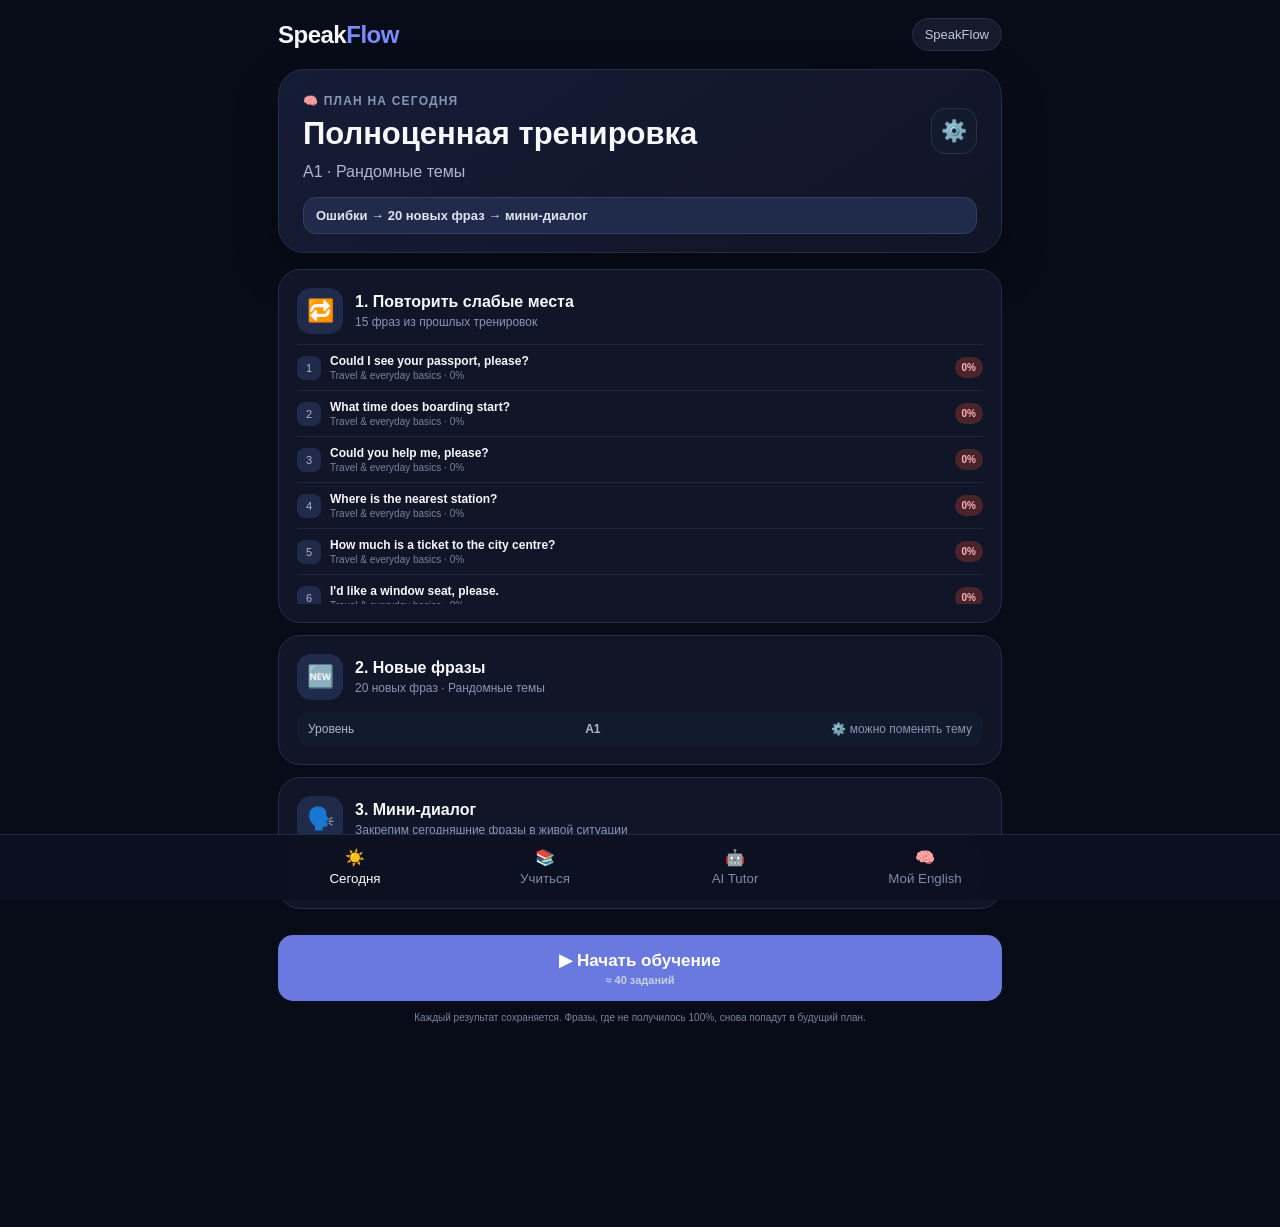
<file: index.html>
<!doctype html>
<html lang="ru">
<head>
<meta charset="utf-8">
<meta name="viewport" content="width=device-width,initial-scale=1,viewport-fit=cover">
<meta name="theme-color" content="#0b1020">
<link rel="manifest" href="manifest.json">
<link rel="stylesheet" href="styles.css?v=37">
<title>SpeakFlow</title>
<style>
#boot{position:fixed;inset:0;background:#080c18;color:#f7f8fc;display:flex;align-items:center;justify-content:center;padding:24px;text-align:center;font-family:-apple-system,BlinkMacSystemFont,"Segoe UI",sans-serif;z-index:99999}
#bootBox{max-width:520px;background:#101627;border:1px solid #29344f;border-radius:20px;padding:24px}
#bootTitle{font-size:24px;font-weight:800;margin-bottom:8px}
#bootMsg{color:#aeb7cb;line-height:1.5}
#bootErr{margin-top:12px;text-align:left;white-space:pre-wrap;color:#ffb2b8;font-size:12px;display:none;background:#21151a;border-radius:12px;padding:12px}
</style>
</head>
<body>
<div id="boot"><div id="bootBox"><div id="bootTitle">SpeakFlow</div><div id="bootMsg">Загрузка приложения…</div><div id="bootErr"></div></div></div>
<div id="app"></div>
<script>
(function(){
  var boot=document.getElementById("boot"),msg=document.getElementById("bootMsg"),err=document.getElementById("bootErr");
  window.__speakflowBootError=function(e){
    if(boot)boot.style.display="flex";
    if(msg)msg.textContent="Ошибка запуска приложения. Я уже вижу её и могу исправить:";
    if(err){err.style.display="block";err.textContent=String(e&&e.stack||e||"Неизвестная ошибка");}
  };
  window.addEventListener("error",function(e){window.__speakflowBootError(e.error||e.message)});
  window.addEventListener("unhandledrejection",function(e){window.__speakflowBootError(e.reason)});
  window.__speakflowBootOk=function(){if(boot)boot.style.display="none"};
})();
</script>
<script src="app.js?v=35"></script>
<script src="personal36.js?v=36"></script>
<script src="phrasebank37.js?v=37"></script>
<script src="coach37.js?v=37"></script>
<script src="plan37.js?v=37"></script>
<script>
if(window.__speakflowBootOk && document.getElementById("app") && document.getElementById("app").innerHTML){
  window.__speakflowBootOk();
}
</script>
</body>
</html>
</file>
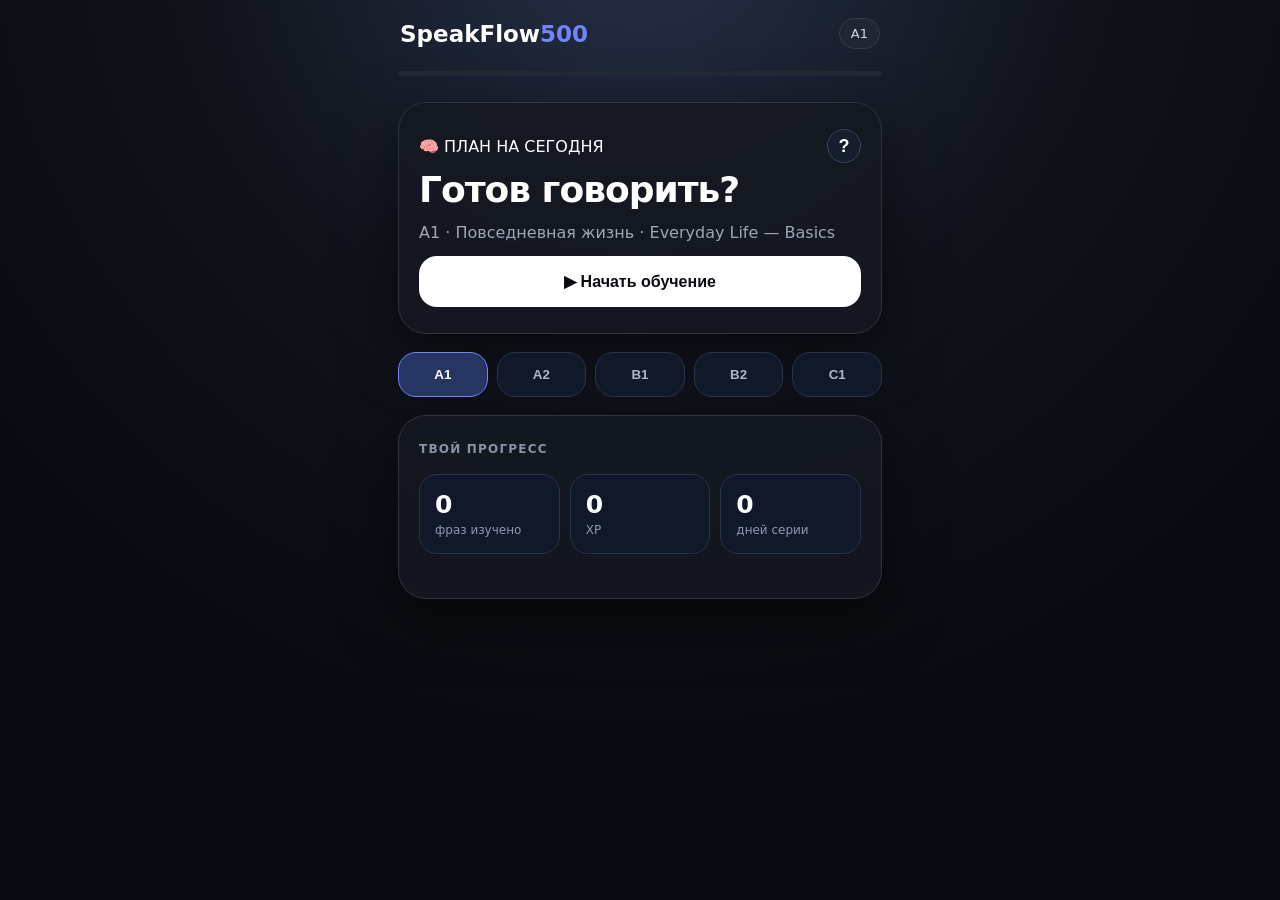
<file: demo/index.html>
<!doctype html>
<html lang="ru">
<head>
<meta charset="utf-8"><meta name="viewport" content="width=device-width,initial-scale=1,viewport-fit=cover">
<meta name="theme-color" content="#080a0f"><meta http-equiv="Cache-Control" content="no-cache, no-store, must-revalidate"><meta http-equiv="Pragma" content="no-cache"><meta http-equiv="Expires" content="0"><title>SpeakFlow 500</title>
<style>
:root{font-family:-apple-system,BlinkMacSystemFont,"SF Pro Display",Inter,system-ui,sans-serif;color:#fff;background:#080a0f}
*{box-sizing:border-box}body{margin:0;background:radial-gradient(circle at 50% -10%,#263149 0,#10131b 38%,#080a0f 72%);min-height:100vh}
.app{max-width:520px;margin:auto;min-height:100vh;padding:env(safe-area-inset-top) 18px calc(28px + env(safe-area-inset-bottom))}
header{display:flex;justify-content:space-between;align-items:center;padding:18px 2px 10px}.logo{font-size:23px;font-weight:800}.pill{background:#202633;border:1px solid #343b4a;border-radius:20px;padding:7px 11px;font-size:13px;color:#cfd6e5}
.progress{height:5px;background:#242a35;border-radius:8px;overflow:hidden;margin:12px 0 26px}.bar{height:100%;width:0;background:#fff;border-radius:8px;transition:.25s}
.card{background:rgba(20,24,33,.9);border:1px solid #2d3442;border-radius:28px;padding:26px 20px;box-shadow:0 18px 60px #0008}
h1{font-size:31px;line-height:1.1;margin:8px 0 12px}.sub{color:#9da7b8;line-height:1.45}.label{font-size:12px;color:#8993a7;text-transform:uppercase;letter-spacing:1.2px;font-weight:700}
.grid{display:grid;gap:12px;margin-top:20px}.lesson{padding:17px;border:1px solid #303746;background:#171c26;border-radius:18px;text-align:left;color:#fff}.lesson b{display:block;font-size:17px;margin-bottom:4px}.lesson span{color:#929caf;font-size:13px}
.btn{border:0;border-radius:18px;padding:16px 12px;font-size:16px;font-weight:750;color:#fff;background:#2a3140;width:100%;margin-top:12px}.primary{background:#fff;color:#080a0f}.mic{background:#586cf4;font-size:19px}.back{background:transparent;border:1px solid #333b4a}.phrase{font-size:30px;line-height:1.15;font-weight:750;letter-spacing:-.7px;margin:14px 0 10px}.translation{font-size:17px;color:#aeb7c7;min-height:27px}
.result{margin-top:16px;padding:15px;border-radius:17px;font-weight:700;border:1px solid #394150}.good{background:#12351f;border-color:#2d9b59}.bad{background:#3a1518;border-color:#c54d57}.score{font-size:42px;font-weight:850}.heard{font-size:13px;color:#c5cbd7;margin-top:5px;font-weight:500}.stats{display:grid;grid-template-columns:1fr 1fr;gap:10px;margin:18px 0}.stat{background:#171c26;border-radius:17px;padding:15px}.stat b{font-size:25px;display:block}.stat span{color:#929caf;font-size:12px}.quiz{font-size:20px;line-height:1.5;margin:16px 0}.option{text-align:left;background:#171c26;border:1px solid #303746}.option.correct{background:#12351f;border-color:#2d9b59}.option.wrong{background:#3a1518;border-color:#c54d57}.tiny{font-size:13px;color:#818b9e;text-align:center;margin-top:16px}
.levels{display:grid;grid-template-columns:repeat(5,1fr);gap:9px;margin:18px 0}.level{padding:14px 4px;border-radius:18px;background:#11182a;border:1px solid #29334a;color:#aeb8cc;font-weight:800}.level.active{background:#273562;border-color:#7184ff;color:#fff}.stats{display:grid;grid-template-columns:repeat(3,1fr);gap:10px}.stat{background:#11182a;border:1px solid #29334a;border-radius:18px;padding:15px}.stat b{font-size:25px;display:block}.stat span{font-size:12px;color:#8e9ab4}.filters{display:flex;gap:8px;overflow:auto;padding-bottom:5px;margin:12px 0}.filter{white-space:nowrap;border:1px solid #2d374c;background:#11182a;color:#aab5c9;border-radius:15px;padding:9px 12px}.filter.active{background:#293662;color:#fff;border-color:#6c7df0}.audio{border:1px solid #303a50;background:#0d1320;border-radius:22px;padding:16px;margin-top:18px}.audioRow{display:flex;align-items:center;gap:12px}.play{width:54px;height:54px;border-radius:50%;border:0;background:#eef1ff;color:#0a0e17;font-size:23px}.audioText{font-size:13px;color:#8f9ab0}.audioText b{display:block;color:#fff;font-size:15px;margin-bottom:3px}.secondary{background:#20283a}.hero h1{font-size:36px;line-height:1.05;letter-spacing:-1px}.tag{display:inline-block;font-size:11px;color:#8ea0ff;margin-bottom:7px;font-weight:800}.planHead{display:flex;align-items:center;justify-content:space-between;gap:12px}.infoBtn{width:34px;height:34px;border-radius:50%;border:1px solid #39445a;background:#161d2c;color:#fff;font-size:18px;font-weight:800}.planDetails{display:none;margin-top:14px;padding:15px;border-radius:18px;background:#101722;border:1px solid #303b50}.planDetails.open{display:block}.planDetails b{display:block;margin:8px 0 3px}.voiceNote{font-size:12px;color:#8390a7;margin-top:8px;line-height:1.4}.micState{font-size:13px;color:#aeb7c7;margin-top:9px;text-align:center}.scoreLabel{font-size:13px;color:#aeb7c7;margin-top:4px}.scoreBar{height:8px;background:#252d3a;border-radius:10px;overflow:hidden;margin-top:9px}.scoreFill{height:100%;width:0;border-radius:10px;background:#7184ff;transition:width .35s}</style></head>
<body><div class="app">
<header><div class="logo">SpeakFlow<span style="color:#7184ff">500</span></div><div class="pill" id="levelPill">A1</div></header>
<div class="progress"><div class="bar" id="bar"></div></div><main id="screen"></main>
</div>
<script>
const topics=[
["Everyday Life","Повседневная жизнь"],["Meeting People","Знакомство"],["Family","Семья"],["Home","Дом"],["Food & Cooking","Еда и готовка"],["Shopping","Покупки"],["Travel","Путешествия"],["Hotel","Отель"],["City","Город"],["Work","Работа"],["Phone & Messages","Телефон"],["Health","Здоровье"],["Weather","Погода"],["Time & Plans","Время и планы"],["Hobbies","Хобби"],["Study","Учёба"],["Technology","Технологии"],["Money","Деньги"],["Restaurant","Ресторан"],["Transport","Транспорт"],["Directions","Ориентация в городе"],["Social Life","Общение"],["Feelings","Чувства"],["Problems & Solutions","Проблемы"],["Future & Goals","Будущее"]];
const units=["Basics","Questions","Requests","Daily routine","Past experiences","Plans","Problems","Opinions","People","Places","Time","Money","Phone","Travel","Work","Home","Social life","Real conversation","Challenge","Review"];
const pairLines=[
"start my day~начать свой день;check my calendar~проверить календарь;prepare breakfast~приготовить завтрак;finish my first task~закончить первую задачу",
"ask your name~спросить ваше имя;talk about your hometown~поговорить о вашем родном городе;introduce myself~представиться;learn more about you~узнать больше о вас",
"call my sister~позвонить сестре;visit my parents~навестить родителей;help my brother~помочь брату;talk to my family~поговорить с семьёй",
"clean the kitchen~убрать кухню;repair the door~починить дверь;move the sofa~переставить диван;organize the living room~организовать гостиную",
"cook pasta~приготовить пасту;prepare the vegetables~подготовить овощи;make coffee~сделать кофе;serve dinner~подать ужин",
"buy a jacket~купить куртку;try on these shoes~примерить эти туфли;return the shirt~вернуть рубашку;order a backpack~заказать рюкзак",
"check my passport~проверить паспорт;book a flight~забронировать рейс;change my ticket~изменить билет;find my suitcase~найти чемодан",
"book a room~забронировать номер;request a towel~попросить полотенце;confirm my reservation~подтвердить бронирование;pay for my stay~заплатить за проживание",
"find the pharmacy~найти аптеку;visit the museum~посетить музей;use the post office~воспользоваться почтой;walk to the city center~дойти до центра города",
"finish the report~закончить отчёт;send the invoice~отправить счёт;check the schedule~проверить расписание;prepare the presentation~подготовить презентацию",
"send a message~отправить сообщение;receive a call~получить звонок;forward an email~переслать письмо;save the contact~сохранить контакт",
"book a doctor's appointment~записаться к врачу;describe my symptoms~описать свои симптомы;check the prescription~проверить рецепт;ask about the treatment~спросить о лечении",
"check the forecast~проверить прогноз;expect rain~ожидать дождь;enjoy the sunshine~насладиться солнечной погодой;prepare for cold weather~подготовиться к холодной погоде",
"plan tomorrow~запланировать завтрашний день;schedule a meeting~назначить встречу;confirm the plan~подтвердить план;change the schedule~изменить расписание",
"start running~начать бегать;practice the guitar~практиковаться на гитаре;watch a film~посмотреть фильм;learn a new skill~научиться новому навыку",
"study for an exam~готовиться к экзамену;review my notes~повторить свои записи;finish my homework~закончить домашнюю работу;improve my vocabulary~улучшить словарный запас",
"install an app~установить приложение;reset my password~сбросить пароль;connect to Wi-Fi~подключиться к Wi-Fi;update the software~обновить программное обеспечение",
"pay by card~оплатить картой;check the receipt~проверить чек;save money~сэкономить деньги;receive a payment~получить платёж",
"order a table~заказать столик;recommend a main course~порекомендовать основное блюдо;bring some water~принести воды;pay the bill~оплатить счёт",
"catch the bus~успеть на автобус;miss the train~пропустить поезд;take the metro~воспользоваться метро;wait for a taxi~подождать такси",
"find the station~найти станцию;reach the bridge~дойти до моста;walk to the museum~дойти до музея;cross the street~перейти улицу",
"invite a friend to dinner~пригласить друга на ужин;accept the invitation~принять приглашение;arrange a party~организовать вечеринку;enjoy the evening~насладиться вечером",
"feel happy~чувствовать себя счастливым;look tired~выглядеть уставшим;become more confident~стать увереннее;stay calm~оставаться спокойным",
"fix the mistake~исправить ошибку;report the delay~сообщить о задержке;explain the problem~объяснить проблему;solve the problem~решить проблему",
"plan a new job~запланировать новую работу;start a new project~начать новый проект;improve my English~улучшить английский;achieve my goal~достичь своей цели"
].map(x=>x.split(";").map(y=>y.split("~")));
const patterns=[
["I need to {a}.","Мне нужно {ar}."],["Can you help me {a}?","Можете помочь мне {ar}?"],["I'd like to {a}.","Я хотел бы {ar}."],["I have to {a} today.","Мне нужно {ar} сегодня."],["I'm going to {a} tomorrow.","Я собираюсь {ar} завтра."],["Could you {a}, please?","Не могли бы вы {ar}, пожалуйста?"],["When should I {a}?","Когда мне следует {ar}?"],["How can I {a}?","Как мне {ar}?"],["Where can I {a}?","Где я могу {ar}?"],["I usually {a} in the morning.","Обычно я {ar} утром."],["I don't usually {a}.","Я обычно не {ar}."],["I forgot to {a}.","Я забыл {ar}."],["Let's {a} first.","Давайте сначала {ar}."],["We should {a} before we leave.","Нам стоит {ar} перед уходом."],["We don't need to {a} yet.","Нам пока не нужно {ar}."],["I'm trying to {a}.","Я стараюсь {ar}."],["I'm ready to {a}.","Я готов {ar}."],["I can {a} if you want.","Я могу {ar}, если хотите."],["I'll {a} as soon as possible.","Я {ar} как можно скорее."],["I'll try to {a}.","Я постараюсь {ar}."],["I need more time to {a}.","Мне нужно больше времени, чтобы {ar}."],["I was able to {a}.","Мне удалось {ar}."],["Would you like me to {a}?","Хотите, чтобы я {ar}?"],["Do you want me to {a}?","Хотите, чтобы я {ar}?"],["Let me {a} first.","Дайте мне сначала {ar}."],["There's no need to {a}.","Нет необходимости {ar}."],["It would be great to {a}.","Было бы здорово {ar}."],["Can we {a} together?","Можем мы {ar} вместе?"],["I think we can {a}.","Думаю, мы можем {ar}."],["I don't think we should {a}.","Не думаю, что нам стоит {ar}."]
];
const times=[["this morning","сегодня утром"],["after lunch","после обеда"],["before work","до работы"],["after work","после работы"],["this evening","сегодня вечером"],["tomorrow morning","завтра утром"],["tomorrow afternoon","завтра днём"],["tomorrow evening","завтра вечером"],["this weekend","в эти выходные"],["next week","на следующей неделе"],["on Friday","в пятницу"],["on Saturday","в субботу"],["on Sunday","в воскресенье"],["during the day","в течение дня"],["later today","позже сегодня"],["right now","прямо сейчас"],["when I have time","когда у меня есть время"],["before dinner","до ужина"],["after dinner","после ужина"],["before I leave","перед тем как я уйду"]];
const places=[["at home","дома"],["at work","на работе"],["at the station","на станции"],["at the airport","в аэропорту"],["at a café","в кафе"],["at the store","в магазине"],["in the city center","в центре города"],["on the phone","по телефону"],["online","онлайн"],["with my family","с моей семьёй"]];
const LESSONS=[];
for(let n=1;n<=500;n++){const ti=(n-1)%25,u=Math.floor((n-1)/25)+1,l=n<=150?"A1":n<=300?"A2":n<=400?"B1":n<=475?"B2":"C1";LESSONS.push({number:n,level:l,topic:topics[ti][0],topicRu:topics[ti][1],unit:u,title:topics[ti][0]+" — "+units[u-1],description:topics[ti][1]+". Практика: "+units[u-1].toLowerCase()+"."});}
const state={lesson:Number(localStorage.getItem("sf.lesson")||1),level:localStorage.getItem("sf.level")||"A1",topic:"Все",index:0,pool:[],scores:[],quizIndex:0,quizScore:0};
const $=x=>document.getElementById(x),weak=()=>JSON.parse(localStorage.getItem("sf.weak")||"[]");
function save(){localStorage.setItem("sf.lesson",state.lesson);localStorage.setItem("sf.level",state.level)}
function esc(s){return String(s).replace(/[&<>"']/g,m=>({"&":"&amp;","<":"&lt;",">":"&gt;",'"':"&quot;","'":"&#039;"}[m]))}
function prog(v){$("bar").style.width=v+"%"}
let englishVoice=null;
function chooseEnglishVoice(){if(!("speechSynthesis"in window))return null;const v=speechSynthesis.getVoices(),pref=["Google US English","Microsoft Aria Online (Natural) - English (United States)","Microsoft Jenny Online (Natural) - English (United States)","Samantha","Ava","Jenny","Aria","Andrew","Guy","Daniel","Alex","Karen"];return pref.map(n=>v.find(x=>x.name===n)).find(Boolean)||v.find(x=>/^en-US$/i.test(x.lang))||v.find(x=>/^en[-_]/i.test(x.lang))||null}
if("speechSynthesis"in window){englishVoice=chooseEnglishVoice();speechSynthesis.onvoiceschanged=()=>{englishVoice=chooseEnglishVoice()}}
function speak(t){if(!("speechSynthesis"in window))return;const u=new SpeechSynthesisUtterance(t);englishVoice=englishVoice||chooseEnglishVoice();if(englishVoice)u.voice=englishVoice;u.lang="en-US";u.rate=.78;u.pitch=1;speechSynthesis.cancel();speechSynthesis.speak(u)}
function stats(){return{learned:+localStorage.getItem("sf.learned")||0,xp:+localStorage.getItem("sf.xp")||0,streak:+localStorage.getItem("sf.streak")||0}}
function phraseFor(n,j){const ti=(n-1)%25,u=Math.floor((n-1)/25)+1,[a,ar]=pairLines[ti][(j+u+ti)%4],[tm,tr]=times[(j+u+ti)%20],[pl,pr]=places[(j*3+u+ti)%10],[et,rt]=patterns[j%30];let en=et.replaceAll("{a}",a),ru=rt.replaceAll("{ar}",ar);if(j>=30){if(en.endsWith("?")){en="Just to check, "+en.charAt(0).toLowerCase()+en.slice(1);ru="Чтобы уточнить, "+ru.charAt(0).toLowerCase()+ru.slice(1)}else{en="Actually, "+en.charAt(0).toLowerCase()+en.slice(1);ru="На самом деле, "+ru.charAt(0).toLowerCase()+ru.slice(1)}}const c=j%2?[pl,pr]:[tm,tr];en=c[0].charAt(0).toUpperCase()+c[0].slice(1)+", "+en;ru=c[1].charAt(0).toUpperCase()+c[1].slice(1)+", "+ru.charAt(0).toLowerCase()+ru.slice(1);return{id:"l"+String(n).padStart(3,"0")+"p"+String(j+1).padStart(2,"0"),english:en,translation:ru}}
function buildLesson(n){return Array.from({length:60},(_,j)=>phraseFor(n,j))}
function home(){
state.stage="home";prog(0);const s=stats(),next=LESSONS.find(x=>x.level===state.level)||LESSONS[0];$("levelPill").textContent=state.level;
const levelButtons=["A1","A2","B1","B2","C1"].map(x=>'<button class="level '+(x===state.level?"active":"")+'" onclick="setLevel(\''+x+'\')">'+x+'</button>').join("");
$("screen").innerHTML='<section class="card hero"><div class="planHead"><div class="eyebrow">🧠 ПЛАН НА СЕГОДНЯ</div><button class="infoBtn" onclick="togglePlan()">?</button></div><h1>Готов говорить?</h1><div class="sub">'+state.level+' · '+esc(next.topicRu)+' · '+esc(next.title)+'</div><div class="planDetails" id="planDetails"><b>🔁 1. Слабые места</b><span>Повторяем фразы, где результат был ниже 100%.</span><b>🆕 2. Новые фразы</b><span>20 новых фраз по выбранной теме.</span><b>🗣️ 3. Мини-диалог</b><span>Закрепляем материал в короткой живой ситуации.</span><b>🎯 4. Проверка</b><span>После упражнений — проверка знаний и итоговый результат.</span></div><button class="btn primary" onclick="startLesson('+next.number+')">▶ Начать обучение</button></section><div class="levels">'+levelButtons+'</div><section class="card"><div class="label">ТВОЙ ПРОГРЕСС</div><div class="stats"><div class="stat"><b>'+s.learned+'</b><span>фраз изучено</span></div><div class="stat"><b>'+s.xp+'</b><span>XP</span></div><div class="stat"><b>'+s.streak+'</b><span>дней серии</span></div></div></section>';
}
function togglePlan(){$("planDetails").classList.toggle("open")}
function setLevel(l){state.level=l;save();home()}
function openLessons(){renderLessons(state.topic||"Все")}
function renderLessons(topic){state.topic=topic;const ts=["Все",...new Set(LESSONS.filter(x=>x.level===state.level).map(x=>x.topic))],list=LESSONS.filter(x=>x.level===state.level&&(topic==="Все"||x.topic===topic));$("levelPill").textContent=state.level;$("screen").innerHTML='<button class="btn back" onclick="home()">← Главная</button><section class="card"><div class="eyebrow">УРОВЕНЬ '+state.level+'</div><h1>Уроки</h1><div class="sub">Полная программа: '+LESSONS.filter(x=>x.level===state.level).length+' уроков.</div></section><div class="filters">'+ts.map(t=>'<button class="filter '+(t===topic?"active":"")+'" onclick="renderLessons('+JSON.stringify(t)+')">'+t+"</button>").join("")+'</div><div class="grid">'+list.map(l=>'<button class="lesson" onclick="startLesson('+l.number+')"><span class="tag">'+l.level+" · УРОК "+l.number+'</span><b>'+esc(l.title)+'</b><span>'+esc(l.description)+'</span></button>').join("")+'</div>'}
function startLesson(n){state.lesson=n;save();state.index=0;state.scores=[];const all=buildLesson(n),w=weak(),review=w.slice(0,20);while(review.length<20)review.push(all[review.length]);const ids=new Set(review.map(x=>x.id));const fresh=all.filter(x=>!ids.has(x.id)).slice(0,40);state.pool=review.concat(fresh);showPhrase()}
function showPhrase(){
const p=state.pool[state.index],rev=state.index<20;prog(state.index/60*72);
$("levelPill").textContent=(rev?"Повторение":"Новые")+" · "+(state.index+1)+"/60";
$("screen").innerHTML='<button class="btn back" onclick="openLessons()">← К урокам</button><section class="card"><div class="eyebrow">'+(rev?"ПОВТОРЕНИЕ":"НОВАЯ ФРАЗА")+" · "+(state.index+1)+" ИЗ 60"+'</div><div class="phrase">'+esc(p.english)+'</div><div class="translation" id="tr">Нажми «Прослушать», затем произнеси фразу в микрофон.</div><div class="audio"><div class="audioRow"><button class="play" onclick="listen()">▶</button><div class="audioText"><b>Прослушать английскую фразу</b><span>English · естественная озвучка устройства</span></div></div><button class="btn secondary" onclick="listen()">🔊 Прослушать</button><div class="voiceNote">Используется лучший доступный English (US) голос устройства.</div></div><button class="btn mic" id="mic" onclick="record()">🎙 Сказать в микрофон</button><div class="micState" id="micState">После ответа покажу процент совпадения.</div><div id="res"></div><button class="btn primary" id="next" onclick="nextPhrase()" disabled>Продолжить →</button></section><div class="tiny">Оценка 0–100% показывает, насколько распознанная вами фраза совпала с эталоном. Это не полноценная фонемная оценка акцента.</div>';
}
function listen(){$("tr").textContent=state.pool[state.index].translation;speak(state.pool[state.index].english)}
let rec=null;
function record(){const SR=window.SpeechRecognition||window.webkitSpeechRecognition;if(!SR){finishScore(0,"Распознавание речи недоступно в этом браузере.");return}rec=new SR();rec.lang="en-US";rec.interimResults=false;rec.maxAlternatives=1;rec.continuous=false;$("mic").disabled=true;$("mic").textContent="⏹ Слушаю вас…";$("micState").textContent="Говорите сейчас…";rec.onresult=e=>{const heard=e.results[0][0].transcript||"";finishScore(calc(state.pool[state.index].english,heard),heard)};rec.onerror=e=>finishScore(0,e&&e.error==="not-allowed"?"Разрешите доступ к микрофону.":"Не удалось распознать речь.");rec.onend=()=>{if($("mic")){$("mic").disabled=false;$("mic").textContent="🎙 Сказать в микрофон"}};try{rec.start()}catch(e){finishScore(0,"Не удалось запустить микрофон.")}}
function calc(ref,heard){const norm=s=>s.toLowerCase().replace(/[^a-z0-9 ]/g,"").replace(/\s+/g," ").trim().split(" ").filter(Boolean);const a=norm(ref),b=norm(heard);if(!a.length||!b.length)return 0;const dp=Array.from({length:a.length+1},()=>Array(b.length+1).fill(0));for(let i=0;i<=a.length;i++)dp[i][0]=i;for(let j=0;j<=b.length;j++)dp[0][j]=j;for(let i=1;i<=a.length;i++)for(let j=1;j<=b.length;j++)dp[i][j]=a[i-1]===b[j-1]?dp[i-1][j-1]:1+Math.min(dp[i-1][j],dp[i][j-1],dp[i-1][j-1]);return Math.max(0,Math.min(100,Math.round((1-dp[a.length][b.length]/Math.max(a.length,b.length))*100)))}
function finishScore(score,heard){const p=state.pool[state.index];state.scores[state.index]=score;let a=weak().filter(x=>x.id!==p.id);if(score<100)a.unshift({id:p.id,score,english:p.english,translation:p.translation});localStorage.setItem("sf.weak",JSON.stringify(a.sort((x,y)=>x.score-y.score).slice(0,300)));$("tr").textContent=p.translation;$("micState").textContent=score>=85?"Хорошо! Можно продолжать.":"Попробуй ещё раз — так фраза лучше закрепится.";$("res").innerHTML='<div class="result '+(score>=85?"good":"bad")+'"><div class="score">'+score+'%</div><div class="scoreLabel">'+(score>=85?"Произнесено достаточно точно":"Нужно потренироваться ещё")+'</div><div class="scoreBar"><div class="scoreFill" style="width:'+score+'%"></div></div><div class="heard">Распознано: '+esc(heard||"—")+'</div></div>';$("next").disabled=false}
function nextPhrase(){if(state.index<59){state.index++;showPhrase()}else startQuiz()}
function startQuiz(){state.quizIndex=0;state.quizScore=0;showQuiz()}
function showQuiz(){const idx=(state.quizIndex*5+7)%60,p=state.pool[idx],opts=[p.translation,state.pool[(idx+1)%60].translation,state.pool[(idx+2)%60].translation].sort(()=>Math.random()-.5);state.quiz={p,opts};prog(72+state.quizIndex/10*28);$("levelPill").textContent="Проверка "+(state.quizIndex+1)+"/10";$("screen").innerHTML='<section class="card"><div class="eyebrow">ПРОВЕРКА ЗНАНИЙ · '+(state.quizIndex+1)+"/10"+'</div><div class="quiz">'+esc(p.english)+'</div>'+opts.map(o=>'<button class="btn option" onclick="answer(this,'+JSON.stringify(o)+','+JSON.stringify(p.translation)+')">'+esc(o)+"</button>").join("")+'</section>'}
function answer(btn,o,c){document.querySelectorAll(".option").forEach(x=>x.disabled=true);if(o===c){btn.classList.add("correct");state.quizScore++}else{btn.classList.add("wrong");document.querySelectorAll(".option").forEach(x=>{if(x.textContent===c)x.classList.add("correct")})}setTimeout(()=>{if(state.quizIndex<9){state.quizIndex++;showQuiz()}else finishLesson()},550)}
function finishLesson(){const valid=state.scores.filter(x=>typeof x==="number"),avg=Math.round(valid.reduce((a,b)=>a+b,0)/Math.max(valid.length,1)),perfect=state.scores.filter(x=>x===100).length,s=stats();localStorage.setItem("sf.learned",s.learned+60);localStorage.setItem("sf.xp",s.xp+Math.round(avg/10)+state.quizScore*5);prog(100);$("screen").innerHTML='<section class="card"><div class="eyebrow">УРОК ЗАВЕРШЁН</div><h1>Результат</h1><div class="stats"><div class="stat"><b>'+avg+'%</b><span>средняя речь</span></div><div class="stat"><b>'+perfect+'/60</b><span>идеально</span></div><div class="stat"><b>'+state.quizScore+'/10</b><span>знания</span></div></div><div class="sub" style="margin-top:18px">Все фразы ниже 100% сохранены для будущего повторения.</div><button class="btn primary" onclick="nextLesson()">Следующий урок →</button><button class="btn back" onclick="openLessons()">К списку уроков</button></section>'}
function nextLesson(){state.lesson=state.lesson%500+1;state.level=LESSONS[state.lesson-1].level;save();startLesson(state.lesson)}
home();</script></body></html>
</file>
<file: styles.css>
*{box-sizing:border-box}html,body{margin:0;min-height:100%;font-family:-apple-system,BlinkMacSystemFont,"Segoe UI",sans-serif;background:#080c18;color:#f7f8fc}body{padding-bottom:88px}button{font:inherit;border:0;cursor:pointer}.wrap{max-width:760px;margin:auto;padding:18px}.top{display:flex;justify-content:space-between;align-items:center;margin-bottom:18px}.brand{font-size:24px;font-weight:800;letter-spacing:-.5px}.brand span{color:#7c8cff}.pill{background:#151b2d;border:1px solid #27304a;border-radius:999px;padding:8px 12px;font-size:13px;color:#bfc7db}.hero{background:linear-gradient(145deg,#151c35,#101527);border:1px solid #252e49;border-radius:26px;padding:24px;margin-bottom:16px;box-shadow:0 18px 45px #0004}.eyebrow{font-size:12px;color:#8995b5;text-transform:uppercase;letter-spacing:1.2px;font-weight:700}.hero h1{font-size:31px;line-height:1.08;margin:9px 0 10px}.hero p{color:#aeb7cb;line-height:1.55;margin:0}.levels{display:flex;gap:8px;overflow:auto;padding:2px 0 14px}.level{min-width:64px;padding:11px 13px;background:#11172a;border:1px solid #27304a;color:#aeb7cb;border-radius:14px}.level.active{background:#26305d;color:white;border-color:#6979df}.card{background:#101627;border:1px solid #252e49;border-radius:22px;padding:18px;margin:12px 0}.course{display:flex;gap:14px;align-items:center}.courseIcon{width:52px;height:52px;border-radius:16px;background:#202a4a;display:grid;place-items:center;font-size:24px}.course h3{margin:0 0 5px}.muted{color:#8e99b3;font-size:14px}.row{display:flex;gap:10px;align-items:center}.row>*{flex:1}.primary{width:100%;padding:15px 18px;border-radius:15px;background:#6979df;color:white;font-weight:750;margin-top:14px}.secondary{padding:12px 15px;border-radius:14px;background:#1a2238;color:#dfe4f2;border:1px solid #2a3553}.danger{color:#ff9c9c}.phrase{font-size:27px;line-height:1.25;font-weight:750;margin:16px 0}.translation{color:#9da8c1;margin-bottom:18px}.audioBox{background:#0b1120;border:1px solid #29344f;border-radius:18px;padding:14px}.audioBox audio{width:100%}.status{margin-top:10px;color:#98a4bd;font-size:13px;min-height:18px}.bigPlay{width:100%;padding:17px;border-radius:16px;background:#6979df;color:#fff;font-size:17px;font-weight:800;margin-top:12px}.nav{position:fixed;left:0;right:0;bottom:0;background:#0c1120eF;backdrop-filter:blur(18px);border-top:1px solid #202a42;display:flex;justify-content:center;z-index:20}.navin{max-width:760px;width:100%;display:grid;grid-template-columns:repeat(4,1fr)}.nav button{background:none;color:#7f8ba7;padding:13px 4px 14px}.nav button.active{color:#fff}.nav small{display:block;margin-top:4px}.score{font-size:52px;font-weight:850;text-align:center;margin:8px 0}.meter{height:10px;background:#20283d;border-radius:99px;overflow:hidden}.meter i{display:block;height:100%;background:#6979df;border-radius:99px}.list{display:grid;gap:10px}.listItem{display:flex;align-items:center;gap:12px;padding:13px;border-radius:15px;background:#121a2d;border:1px solid #242e48}.listItem b{display:block}.check{margin-left:auto;color:#7ee2ae}.small{font-size:12px;color:#808ca7}.back{margin-bottom:10px;color:#aab5cc;background:none;padding:0}.empty{padding:30px;text-align:center;color:#8e99b3}.toast{position:fixed;top:14px;left:50%;transform:translateX(-50%);background:#eef2ff;color:#111a31;padding:11px 15px;border-radius:12px;font-weight:700;z-index:40;box-shadow:0 10px 30px #0005}@media(max-width:480px){.wrap{padding:14px}.hero{padding:20px}.phrase{font-size:24px}}
/* SpeakFlow 11 */
.goalGrid{display:grid;grid-template-columns:repeat(2,1fr);gap:10px;margin-top:14px}.goalBtn{padding:14px;text-align:left;border-radius:16px;background:#121a2d;border:1px solid #27314b;color:#dfe4f2}.goalBtn.active{border-color:#7180e5;background:#222b51}.goalBtn b{display:block;margin-bottom:4px}.goalBtn span{font-size:12px;color:#8e99b3}.timeRow{display:flex;gap:8px;margin-top:12px}.timeBtn{flex:1;padding:12px;border-radius:14px;background:#121a2d;border:1px solid #27314b;color:#aeb7cb}.timeBtn.active{background:#26305d;color:#fff;border-color:#6979df}.tabs{display:flex;gap:8px;overflow:auto;margin-bottom:14px}.tab{white-space:nowrap;padding:10px 14px;border-radius:999px;background:#11172a;border:1px solid #27304a;color:#9da8c1}.tab.active{background:#29335f;color:#fff}.todayTask{display:flex;gap:13px;align-items:center}.taskIcon{width:48px;height:48px;border-radius:15px;background:#202a4a;display:grid;place-items:center;font-size:22px}.statGrid{display:grid;grid-template-columns:repeat(3,1fr);gap:9px}.statBox{background:#121a2d;border:1px solid #242e48;border-radius:16px;padding:14px}.statBox b{font-size:21px}.choice{display:block;width:100%;text-align:left;padding:14px;border-radius:15px;background:#121a2d;border:1px solid #27314b;color:#dfe4f2;margin-top:9px}.choice small{display:block;color:#8e99b3;margin-top:3px}.mic{width:88px;height:88px;border-radius:50%;margin:18px auto;display:grid;place-items:center;background:#26305d;border:1px solid #6979df;font-size:31px}.transcript{min-height:62px;background:#0b1120;border:1px solid #29344f;border-radius:16px;padding:15px;color:#aeb7cb}.success{color:#7ee2ae}.warning{color:#ffd38a}@media(max-width:480px){.goalGrid{grid-template-columns:1fr 1fr}.statGrid{grid-template-columns:1fr 1fr 1fr}.statBox{padding:11px}}

.lessonSteps{display:flex;gap:6px;margin:0 0 14px}.lessonSteps span{flex:1;text-align:center;padding:9px 5px;border-radius:11px;background:#121a2d;border:1px solid #27314b;color:#77839f;font-size:12px}.lessonSteps span.active{background:#29335f;border-color:#6979df;color:#fff}.miniMeter{height:5px;background:#20283d;border-radius:99px;overflow:hidden;margin:10px 0 4px}.miniMeter i{display:block;height:100%;background:#6979df;border-radius:99px}.phaseTitle{font-weight:750;font-size:17px}.phaseText{color:#8e99b3;font-size:14px;line-height:1.5}.full{width:100%;margin-top:10px}.bigMic{display:grid!important;margin:18px auto!important}.primary.disabled,.primary:disabled{opacity:.4;cursor:not-allowed}

.reviewHead{display:flex;justify-content:space-between;gap:12px;align-items:flex-start}.reviewHead h3{margin:0 0 4px}.reviewBadge{padding:7px 10px;border-radius:999px;font-size:11px;font-weight:800;white-space:nowrap}.reviewBadge.red{background:#49242b;color:#ffb2b8}.reviewBadge.yellow{background:#4a3a20;color:#ffd98a}.reviewBadge.green{background:#1e4033;color:#9af0c2}.reviewBadge.new{background:#26304a;color:#b7c2dc}.reviewPhrase{font-size:20px;font-weight:750;line-height:1.3;margin:16px 0 7px}

.lessonTop{display:flex;justify-content:space-between;align-items:center;margin-bottom:8px}.lessonCount{font-size:12px;color:#7f8ba7}.lessonCard{padding:22px 18px 18px;text-align:center;min-height:500px;display:flex;flex-direction:column}.lessonCard .eyebrow{text-align:left}.lessonCard .miniMeter{margin-bottom:22px}.listenCircle{width:112px;height:112px;border-radius:50%;margin:20px auto 8px;background:radial-gradient(circle at 35% 30%,#8795ff,#4e60ce);border:5px solid #252f5a;box-shadow:0 12px 35px #4e60ce55;display:grid;place-items:center;color:#fff;transition:transform .15s,box-shadow .15s}.listenCircle:active{transform:scale(.94);box-shadow:0 5px 18px #4e60ce55}.listenCircle span{font-size:42px}.listenHint{font-size:12px;color:#7f8ba7}.lessonResult{margin-top:auto;min-height:74px;background:#0b1120;border:1px solid #29344f;border-radius:18px;padding:13px;color:#aeb7cb}.resultWord{font-size:18px;font-weight:800;margin-bottom:5px}.resultScore{font-size:25px;font-weight:850;margin-top:3px}.listeningPulse{display:inline-block;animation:pulse 1s infinite}@keyframes pulse{50%{opacity:.4}}.lessonBottom{position:fixed;left:0;right:0;bottom:76px;padding:8px 0 calc(4px + env(safe-area-inset-bottom));background:linear-gradient(transparent,#080c18 30%);z-index:30;text-align:center;pointer-events:none}.bottomMic{pointer-events:auto;width:70px;height:70px;border-radius:50%;background:#6979df;border:4px solid #2b3568;color:#fff;box-shadow:0 8px 28px #6979df66;font-size:28px}.bottomMic:active{transform:scale(.93)}.bottomMicText{font-size:10px;color:#8995b5;margin-top:2px}.wrap{padding-bottom:112px}


/* SpeakFlow 16 — one-screen lesson flow */
.listenAction{width:100%;display:flex;align-items:center;justify-content:center;gap:10px;padding:16px 18px;border-radius:17px;background:#6979df;color:#fff;font-size:17px;font-weight:800;margin:18px 0 7px;box-shadow:0 10px 28px #6979df35;transition:transform .15s,filter .15s}
.listenAction:active{transform:scale(.98);filter:brightness(.92)}
.listenAction span{font-size:22px}
.lessonListenHint{text-align:center;color:#7f8ba7;font-size:12px;margin-bottom:12px}
.lessonCard{min-height:520px}
.lessonResult{min-height:88px;display:flex;flex-direction:column;justify-content:center}
.recognizedText{font-size:16px;color:#dfe4f2;line-height:1.35;margin:2px 0}
.resultHint{margin-top:4px}
.bottomMic{width:74px;height:74px}
.wrap{padding-bottom:178px}

/* SpeakFlow 18 — voice choices, bigger microphone, next lesson */
.voiceChoices{display:grid;grid-template-columns:1fr 1fr;gap:10px;margin:18px 0 7px}.voiceChoice{border:1px solid #34405f;background:#121a2d;color:#dfe5f5;border-radius:16px;padding:14px 10px;font-size:16px;font-weight:800;min-height:54px;box-shadow:0 6px 18px #0002}.voiceChoice:active{transform:scale(.98)}.primaryVoice{background:#6979df;border-color:#7888f0;color:#fff}.nextLessonBtn{width:100%;border:1px solid #4c5bb0;background:#1a2341;color:#fff;border-radius:17px;padding:13px 16px;margin-top:16px;font-size:16px;font-weight:850;text-align:left;display:grid;grid-template-columns:1fr auto;align-items:center}.nextLessonBtn span{font-size:24px;grid-column:2;grid-row:1 / span 2}.nextLessonBtn small{display:block;text-align:left;color:#8995b5;font-size:11px;font-weight:600;margin-top:2px}.nextLessonBtn:disabled{opacity:.45}.lessonBottom{bottom:82px;padding:10px 0 5px}.bottomMic{width:86px;height:86px;border-radius:50%;font-size:34px;box-shadow:0 10px 34px #6979df70}.bottomMicText{font-size:11px;margin-top:3px}.wrap{padding-bottom:205px}


/* SpeakFlow 19 — compact one-screen lesson */
.lessonCard{min-height:0!important;padding:18px 16px 16px}
.lessonCard .miniMeter{margin-bottom:14px}
.lessonCard .phrase{margin:12px 0 7px;font-size:25px}
.lessonCard .translation{margin-bottom:8px}
.voiceChoices{margin:10px 0 5px}
.voiceChoice{min-height:50px;padding:11px 9px}
.lessonListenHint{margin-bottom:8px}
.lessonResult{margin-top:8px;min-height:112px!important;padding:10px;justify-content:center}
.lessonMic{width:68px;height:68px;border-radius:50%;display:grid;place-items:center;margin:0 auto 4px;background:#6979df;border:4px solid #2b3568;color:#fff;box-shadow:0 8px 24px #6979df55;font-size:30px}
.lessonMic:active{transform:scale(.94)}
.lessonMicText{font-size:11px;color:#8995b5}
.nextLessonBtn{margin-top:10px;padding:11px 14px}
.lessonBottom{display:none!important}
.wrap{padding-bottom:112px!important}
@media(max-width:480px){
 .lessonCard .phrase{font-size:23px;line-height:1.18}
 .lessonCard{padding:16px 14px 14px}
 .lessonResult{min-height:104px!important}
 .lessonMic{width:64px;height:64px;font-size:28px}
}

/* SpeakFlow 20 — single main audio button */
.voiceChoices{grid-template-columns:1fr}


/* SpeakFlow 21 — polished lesson audio + microphone */
.primaryVoice{position:relative;overflow:hidden;transition:transform .16s ease,box-shadow .2s ease,filter .16s ease}
.primaryVoice:active{transform:scale(.97)}
.primaryVoice::after{content:"";position:absolute;inset:0;border-radius:inherit;background:linear-gradient(110deg,transparent,rgba(255,255,255,.18),transparent);transform:translateX(-120%);transition:transform .55s ease}
.primaryVoice:active::after,.primaryVoice.isPlaying::after{transform:translateX(120%)}
.primaryVoice.isPlaying{box-shadow:0 0 0 4px rgba(105,121,223,.16),0 12px 30px rgba(105,121,223,.28);animation:audioPulse 1.15s ease-in-out infinite}
@keyframes audioPulse{50%{filter:brightness(1.08);transform:translateY(-1px)}}
.lessonMic{transition:transform .16s ease,box-shadow .2s ease,filter .16s ease}
.lessonMic:active{transform:scale(.92)!important;filter:brightness(.92)}


/* SpeakFlow 23 — clear speech feedback */
.feedbackBox{margin-top:8px;padding:10px 11px;border-radius:13px;background:#121a2d;border:1px solid #27314b;text-align:left;font-size:12px;color:#aeb7cb}
.feedbackStats{margin-top:4px;color:#dfe4f2;font-weight:700}
.feedbackLine{margin-top:5px;line-height:1.4}
.feedbackLabel{color:#8995b5;font-weight:700}
.feedbackBox .success{color:#7ee2ae}


/* SpeakFlow 24 — AI Tutor */
.tutorScenario{width:100%;display:flex;align-items:center;gap:12px;text-align:left;background:#121a2d;border:1px solid #27314b;color:#dfe4f2;border-radius:17px;padding:13px;margin-top:9px}
.tutorScenario:active{transform:scale(.985)}
.tutorScenario .tutorIcon{width:46px;height:46px;border-radius:14px;background:#202a4a;display:grid;place-items:center;font-size:23px;flex:none}
.tutorScenario span:nth-child(2){flex:1}.tutorScenario b{display:block;font-size:15px}.tutorScenario small{display:block;color:#8e99b3;margin-top:3px;line-height:1.35}.tutorScenario strong{font-size:22px;color:#8995b5}
.tutorCard{padding:18px 16px}
.tutorProgress{height:5px;background:#20283d;border-radius:99px;overflow:hidden;margin:12px 0 18px}
.tutorProgress i{display:block;height:100%;background:#6979df;border-radius:99px}
.tutorBubble{padding:14px;border-radius:17px;line-height:1.45;font-size:17px}
.tutorBubble.other{background:#202a4a;border:1px solid #303b5d}
.tutorBubble small{display:block;color:#8995b5;font-size:11px;margin-bottom:5px;text-transform:uppercase;letter-spacing:.6px}
.tutorHint{margin:12px 0;padding:11px 12px;border-radius:14px;background:#121a2d;border:1px solid #27314b;color:#aeb7cb;font-size:13px;line-height:1.4}
.tutorHint span{display:block;color:#ffd38a;font-weight:800;margin-bottom:3px}
.tutorMic{width:100%;min-height:92px;border-radius:20px;background:#6979df;color:#fff;border:4px solid #2b3568;font-size:34px;font-weight:800;box-shadow:0 10px 30px #6979df44;margin:4px 0 10px}
.tutorMic:active{transform:scale(.98)}
.tutorMic small{display:block;font-size:12px;font-weight:700;margin-top:3px}
.tutorResult{min-height:92px;background:#0b1120;border:1px solid #29344f;border-radius:16px;padding:12px;display:flex;flex-direction:column;justify-content:center;text-align:center}
.tutorResult .feedbackBox{text-align:left}

/* SpeakFlow 25 — usable AI Tutor dialogue controls */
.tutorActions{display:flex;gap:8px;margin:10px 0;flex-wrap:wrap}
.tutorActions button{flex:1;min-width:120px}
.tutorManual{margin:12px 0;text-align:left}
.tutorManual label{display:block;color:#aeb7cb;font-size:13px;margin-bottom:7px}
.tutorInputRow{display:flex;gap:8px}
.tutorInputRow input{min-width:0;flex:1;background:#0b1120;border:1px solid #35415f;border-radius:12px;padding:13px;color:#f7f8fc;font:inherit}
.tutorInputRow input::placeholder{color:#77839f}
.tutorInputRow button{background:#6979df;color:white;border-radius:12px;padding:0 15px;font-weight:800}
.tutorResult .tutorActions{margin-top:12px}

/* SpeakFlow 26 — compact one-screen AI Tutor */
.tutorCompact{padding:14px 14px 12px}
.tutorCompact .eyebrow{margin-bottom:6px}
.tutorCompact .tutorProgress{margin:5px 0 10px}
.tutorBubble{margin:8px 0 7px!important;padding:11px 13px!important}
.tutorBubble small{font-size:11px!important}
.tutorBubble div{font-size:17px!important;line-height:1.28!important}
.tutorListenRow{margin:6px 0!important;gap:7px!important}
.tutorListenRow button{padding:9px 10px!important;min-height:40px!important;font-size:13px!important}
.tutorSlow{flex:0 0 auto!important;width:auto!important}
.tutorHintCompact{margin:6px 0!important;padding:7px 9px!important;font-size:12px!important;line-height:1.25!important}
.tutorMicCompact{width:100%!important;height:50px!important;min-height:50px!important;margin:7px 0 6px!important;border-radius:14px!important}
.tutorMicCompact small{font-size:13px!important}
.tutorManualCompact{margin:5px 0!important}
.tutorManualCompact .tutorInputRow{height:42px}
.tutorManualCompact input{padding:9px 11px!important;height:42px!important}
.tutorManualCompact button{width:45px!important;padding:0!important}
.tutorResultCompact{min-height:30px!important;margin:6px 0!important;padding:7px 9px!important;font-size:12px!important}
.tutorResultCompact .resultScore{font-size:20px!important;margin:2px 0!important}
.tutorResultCompact .feedbackBox{margin-top:5px!important;padding:6px 8px!important}
.tutorResultCompact .feedbackStats,.tutorResultCompact .feedbackLine{font-size:11px!important;margin:2px 0!important}
.tutorResultCompact .tutorActions{display:none!important}
.tutorContinue{width:100%!important;margin-top:6px!important;min-height:43px!important}
.tutorCompact .recognizedText{font-size:12px!important;margin:2px 0!important}
.tutorCompact .small{font-size:10px!important}


/* SpeakFlow 27 — free-form AI Tutor */
.tutorHeadRow{display:flex;justify-content:space-between;align-items:center;gap:8px}
.aiStatus{font-size:10px;font-weight:800;padding:5px 8px;border-radius:999px;white-space:nowrap}
.aiStatus.local{background:#2d2a20;color:#ffd98a}
.aiStatus.live{background:#1e4033;color:#9af0c2}
.aiMode{display:grid;grid-template-columns:auto 1fr;column-gap:8px;align-items:center;background:#121a2d;border:1px solid #27314b;border-radius:14px;padding:10px 11px;margin-bottom:13px}
.aiMode .aiDot{width:8px;height:8px;border-radius:50%;background:#6979df;box-shadow:0 0 0 4px rgba(105,121,223,.12);grid-row:1 / span 2}
.aiMode b{font-size:13px}
.aiMode small{color:#8995b5;font-size:10px;margin-top:2px}
.tutorFeedback{font-size:12px;color:#dfe4f2;line-height:1.4;margin:3px 0 5px}
.tutorAIReply{text-align:left;background:#121a2d;border:1px solid #27314b;border-radius:12px;padding:8px 9px;margin-top:6px;font-size:13px;line-height:1.35}
.tutorAIReply small{display:block;color:#8995b5;font-size:10px;text-transform:uppercase;margin-bottom:3px}
.tutorCorrection{text-align:left;background:#2d2520;border:1px solid #4b3a2c;border-radius:12px;padding:8px 9px;margin-top:6px;font-size:11px;line-height:1.35;color:#ffd9a3}
.tutorCompact .tutorResultCompact .tutorAIReply{font-size:12px}

/* SpeakFlow 29 — adaptive tutor */
.tutorHeadRow{display:flex;justify-content:space-between;align-items:flex-start;gap:10px}.aiMode{display:inline-block;margin-top:4px;font-size:11px;color:#9af0c2;background:#1e4033;padding:4px 7px;border-radius:999px}.tutorFeedback{margin-top:8px;padding:10px;border-radius:13px;background:#121a2d;border:1px solid #27314b;line-height:1.45}.tutorFeedback b{display:block;margin-bottom:3px}.tutorAIReply{margin-top:8px;padding:10px;border-radius:13px;background:#18213a;border:1px solid #304066;text-align:left;line-height:1.45}.tutorAIReply small{display:block;color:#8995b5;margin-bottom:3px}

/* SpeakFlow 31 */
.tutorSpeakAI{margin-top:8px;width:100%;font-size:12px;padding:8px}.tutorAIReply{transition:transform .15s ease}.tutorAIReply:active{transform:scale(.99)}


/* SpeakFlow 36 — Personal Learning Engine */
.sfHero h1{margin-bottom:8px}.sfDaily{margin-top:16px;background:#121a2d;border:1px solid #27314b;border-radius:16px;padding:12px}.sfDaily b{font-size:22px}.sfDaily span{display:block;color:#8995b5;font-size:11px;margin:2px 0 8px}.sfSectionHead{display:flex;justify-content:space-between;align-items:center;gap:10px}.sfBadge{background:#29335f;color:#dfe4f2;border-radius:999px;padding:6px 9px;font-size:11px;font-weight:800;white-space:nowrap}.sfFull{width:100%;margin-top:8px;text-align:left;min-height:48px}.sfFull span{float:right}.sfFull small{display:block;color:#8995b5;margin-top:3px}.sfMistake{width:100%;display:flex;align-items:center;gap:10px;text-align:left;background:#121a2d;border:1px solid #27314b;color:#dfe4f2;border-radius:14px;padding:11px;margin-top:8px}.sfMistake>span{font-size:17px}.sfMistake div{min-width:0;flex:1}.sfMistake b,.sfMistake small{display:block;overflow:hidden;text-overflow:ellipsis;white-space:nowrap}.sfMistake small{color:#8995b5;font-size:10px;margin-top:3px}.sfMistake strong{color:#8995b5}.miniBtn{background:#121a2d;border:1px solid #27314b;color:#b8c2d7;border-radius:10px;padding:7px 9px;font-size:11px}.sfSkill{background:#121a2d;border:1px solid #27314b;border-radius:14px;padding:11px;margin-top:9px}.sfSkillTop{display:flex;align-items:center;gap:8px}.sfSkillTop span{font-size:17px}.sfSkillTop b{flex:1}.sfSkillTop strong{font-size:16px}.sfSkill .meter{margin:8px 0 5px;height:6px}.sfSkill small{color:#8995b5;font-size:10px}.sfLevelRow{display:grid;grid-template-columns:32px 1fr 38px;gap:9px;align-items:center;margin:12px 0}.sfLevelRow .meter{height:7px}.sfLevelRow span{text-align:right;font-size:11px;color:#9da8c1}.sfAudioStats{display:grid;grid-template-columns:auto 1fr;gap:4px 12px;background:#121a2d;border-radius:13px;padding:12px;margin-top:10px}.sfAudioStats b{font-size:18px}.sfAudioStats span{color:#8995b5;font-size:11px}.sfListenCard{text-align:center}.sfListenCircle,.sfDrivePlay{width:100px;height:100px;border-radius:50%;border:5px solid #2b3568;background:#6979df;color:#fff;font-size:40px;box-shadow:0 10px 30px #6979df55;margin:18px auto;display:grid;place-items:center}.sfSpeed{display:flex;gap:7px;justify-content:center;margin:7px 0 14px}.sfSpeed button{background:#121a2d;border:1px solid #27314b;color:#aeb7cb;border-radius:10px;padding:8px 14px}.sfSpeed button.on{background:#29335f;color:#fff;border-color:#6979df}.sfChoices{display:grid;gap:8px;text-align:left}.sfChoices .choice{margin:0}.sfDrive{text-align:center}.sfDrivePhrase{font-size:24px;font-weight:800;line-height:1.3;background:#121a2d;border:1px solid #27314b;border-radius:18px;padding:22px 15px;margin:20px 0}.sfDrivePlay{width:120px;height:120px;font-size:48px}.sfDrive .sfSpeed{margin-bottom:18px}

/* SpeakFlow 37 trainer */
.sfCoachHero h1{margin-bottom:7px}.sfLevelPicker{display:flex;gap:6px;margin:14px 0 9px}.sfLevelPicker button{flex:1;padding:9px 4px;border-radius:11px;border:1px solid #27314b;background:#121a2d;color:#aeb7cb;font-weight:800}.sfLevelPicker button.on{background:#6979df;color:#fff;border-color:#6979df}.sfThemeSelect{width:100%;background:#121a2d;color:#e9edf7;border:1px solid #27314b;border-radius:12px;padding:11px}.sfCoachProgress{display:flex;justify-content:space-between;align-items:center;margin-bottom:7px}.sfCoachProgress span{font-size:11px;color:#8995b5}.sfCoachCard{text-align:center}.sfCoachPhrase{font-size:24px;font-weight:800;line-height:1.28;padding:18px 8px 8px}.sfCoachMic{width:100%;min-height:52px;font-size:16px}.sfCoachCard .tutorFeedback{text-align:left;margin-top:10px}.sfTestHero h1{font-size:27px}.sfTestHero{padding-bottom:8px}

/* SpeakFlow 37 — complete Today plan */
.sfPlanHero{padding-bottom:18px}
.sfPlanTitleRow{display:flex;align-items:flex-start;gap:10px}
.sfPlanTitleRow>div{flex:1}
.sfGear{width:46px;height:46px;border-radius:14px;background:#121a2d;border:1px solid #27314b;color:#fff;font-size:21px}
.sfPlanPromise{margin-top:12px;padding:10px 12px;border-radius:13px;background:#202a4a;border:1px solid #334064;color:#dfe4f2;font-size:13px;font-weight:750}
.sfPlanCard{margin-top:12px}
.sfPlanHead{display:flex;align-items:center;gap:12px}
.sfPlanIcon{width:46px;height:46px;border-radius:14px;background:#202a4a;display:grid;place-items:center;font-size:22px;flex:none}
.sfPlanHead h3{margin:0;font-size:16px}.sfPlanHead p{margin:4px 0 0;color:#8995b5;font-size:12px}
.sfPlanList{margin-top:10px;max-height:260px;overflow:auto}
.sfPlanRow{display:flex;align-items:center;gap:9px;padding:9px 0;border-top:1px solid #20283d}
.sfPlanNum{width:24px;height:24px;border-radius:8px;background:#202a4a;display:grid;place-items:center;font-size:11px;color:#aeb7cb;flex:none}
.sfPlanRow div{min-width:0;flex:1}.sfPlanRow b{display:block;font-size:12px;white-space:nowrap;overflow:hidden;text-overflow:ellipsis}.sfPlanRow small{display:block;color:#77839f;font-size:10px;margin-top:2px}
.sfPlanBadge{font-size:10px;font-weight:850;padding:5px 7px;border-radius:999px;white-space:nowrap}.sfPlanBadge.bad{background:#49242b;color:#ffb2b8}.sfPlanBadge.warn{background:#4a3a20;color:#ffd98a}
.sfPlanEmpty{padding:12px;border-radius:12px;background:#121a2d;color:#8995b5;font-size:12px;line-height:1.4}
.sfPlanNewInfo{display:flex;justify-content:space-between;gap:10px;margin-top:12px;padding:10px 11px;border-radius:12px;background:#121a2d;color:#aeb7cb;font-size:12px}.sfPlanNewInfo span{color:#8995b5}
.sfDialoguePreview{margin-top:12px;padding:11px;border-radius:12px;background:#121a2d;color:#aeb7cb;font-size:12px}
.sfPlanStart{width:100%;margin-top:14px;min-height:58px;font-size:17px}.sfPlanStart span{display:block;font-size:11px;font-weight:600;color:#c8d0e4;margin-top:3px}
.sfPlanNote{text-align:center;color:#77839f;font-size:10px;line-height:1.4;padding:10px 12px 2px}
.sfSettings h4{margin:18px 0 8px}.sfSetLevels{display:flex;gap:7px}.sfSetLevel{flex:1;padding:11px 5px;border-radius:12px;background:#121a2d;border:1px solid #27314b;color:#aeb7cb;font-weight:800}.sfSetLevel.on{background:#6979df;border-color:#6979df;color:#fff}
.sfPlanLesson,.sfDialogueCard{padding:18px 15px;text-align:center}
.sfPlanPhase{display:flex;justify-content:space-between;align-items:center;font-size:12px;color:#8995b5}.sfPlanPhase b{color:#dfe4f2;font-size:14px}
.sfPlanTheme{margin-top:16px;color:#8995b5;font-size:11px}
.sfPlanPhrase{font-size:24px;font-weight:850;line-height:1.28;margin:13px 0 14px}
.sfPlanListen{width:100%;padding:13px;border-radius:15px;background:#202a4a;border:1px solid #334064;color:#fff;font-weight:800}
.sfPlanMic{width:100%;min-height:72px;margin-top:9px;border-radius:16px;background:#6979df;border:4px solid #2b3568;color:#fff;font-size:22px;font-weight:850;box-shadow:0 10px 28px #6979df44}.sfPlanMic small{display:block;font-size:11px;margin-top:3px;font-weight:650}
.sfPlanResult{min-height:80px;margin-top:10px;padding:11px;border-radius:15px;background:#0b1120;border:1px solid #29344f;color:#aeb7cb;display:flex;flex-direction:column;justify-content:center}
.sfDialogueRole{margin-top:14px;color:#8995b5;font-size:11px;text-transform:uppercase;letter-spacing:.5px}
.sfDialoguePrompt{margin:8px 0 10px;padding:14px;border-radius:16px;background:#202a4a;border:1px solid #334064;font-size:17px;font-weight:750;line-height:1.35;text-align:left}
.sfDialogueTarget{margin:10px 0;padding:11px;border-radius:13px;background:#121a2d;border:1px solid #27314b;text-align:left;color:#8995b5;font-size:11px;line-height:1.4}.sfDialogueTarget b{display:block;color:#dfe4f2;font-size:13px;margin-top:3px}
.sfFinishStats{display:grid;grid-template-columns:repeat(3,1fr);gap:8px;margin-top:16px}.sfFinishStats>div{padding:12px 6px;border-radius:14px;background:#121a2d;border:1px solid #27314b}.sfFinishStats b{display:block;font-size:22px}.sfFinishStats span{display:block;color:#8995b5;font-size:10px;margin-top:2px}
@media(max-width:480px){.sfPlanHero h1{font-size:25px}.sfPlanList{max-height:220px}.sfPlanPhrase{font-size:22px}.sfPlanNewInfo{flex-direction:column;gap:3px}}
</file>
